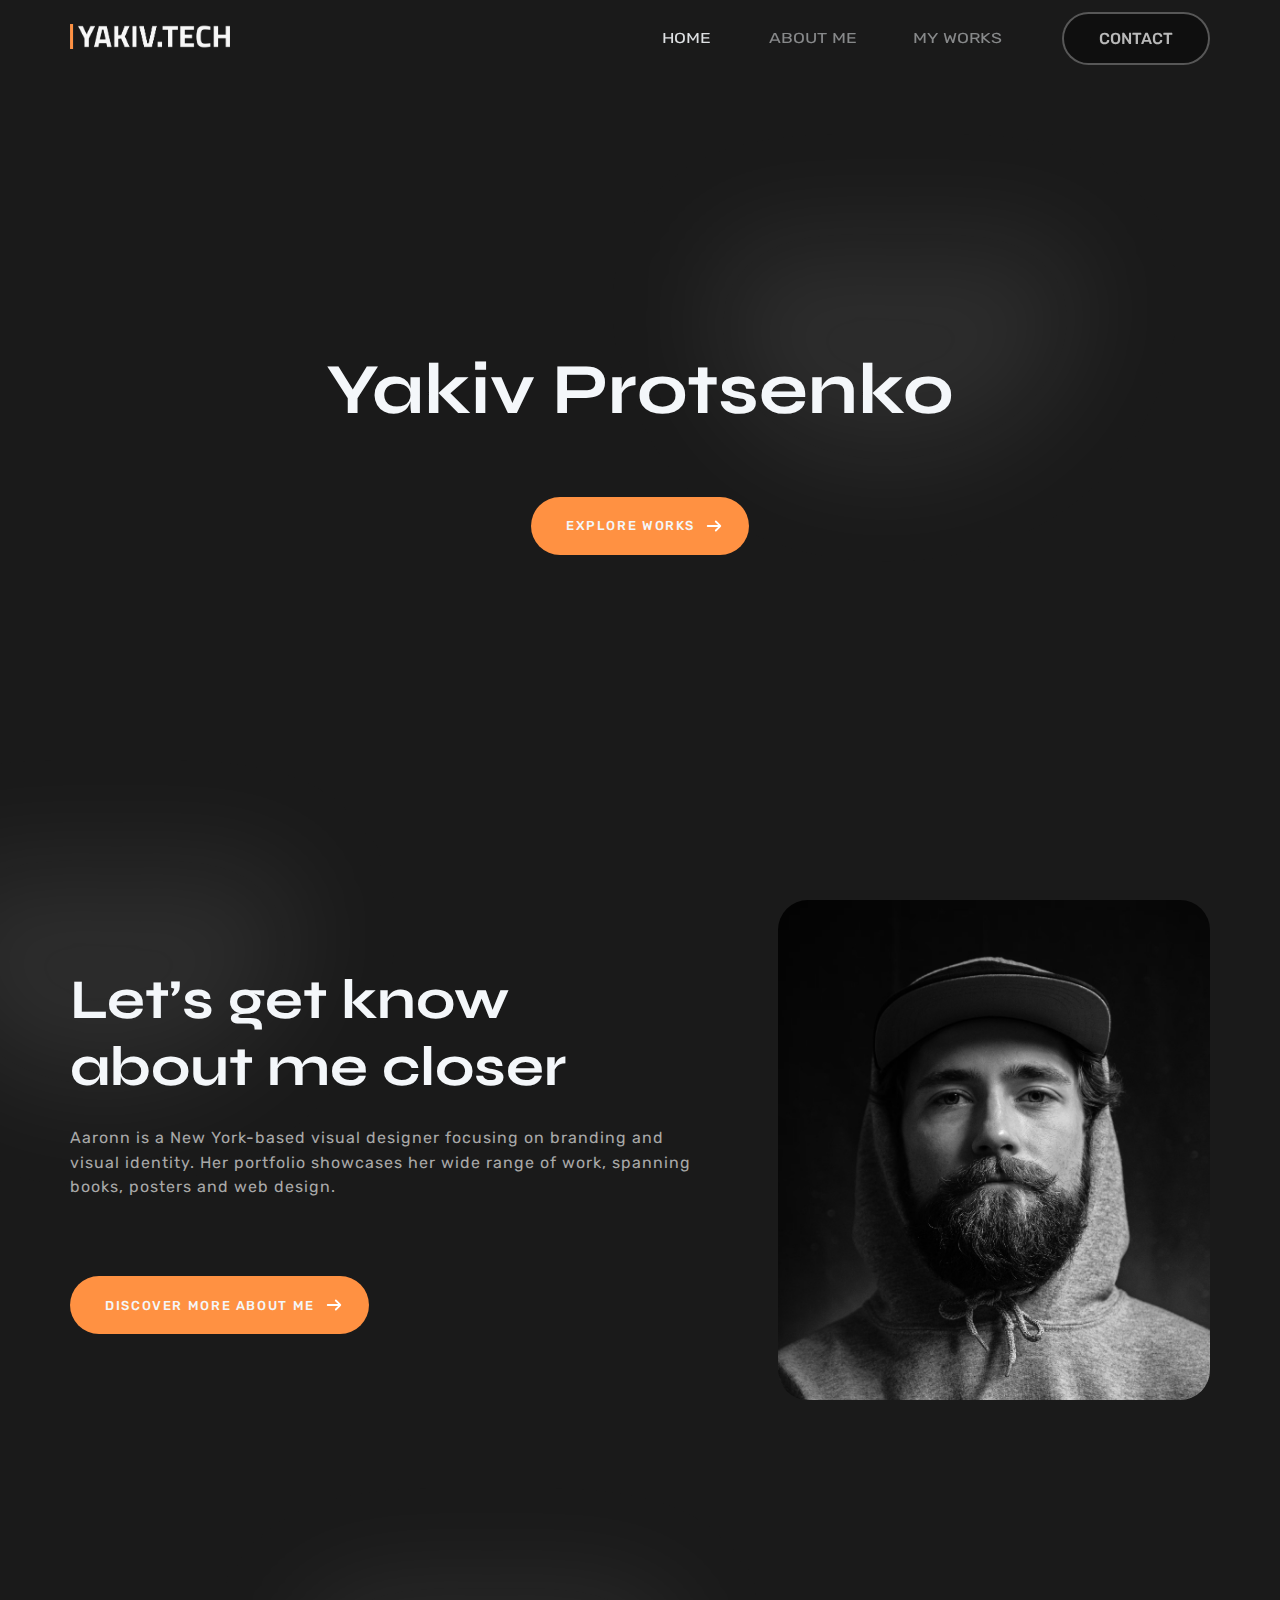
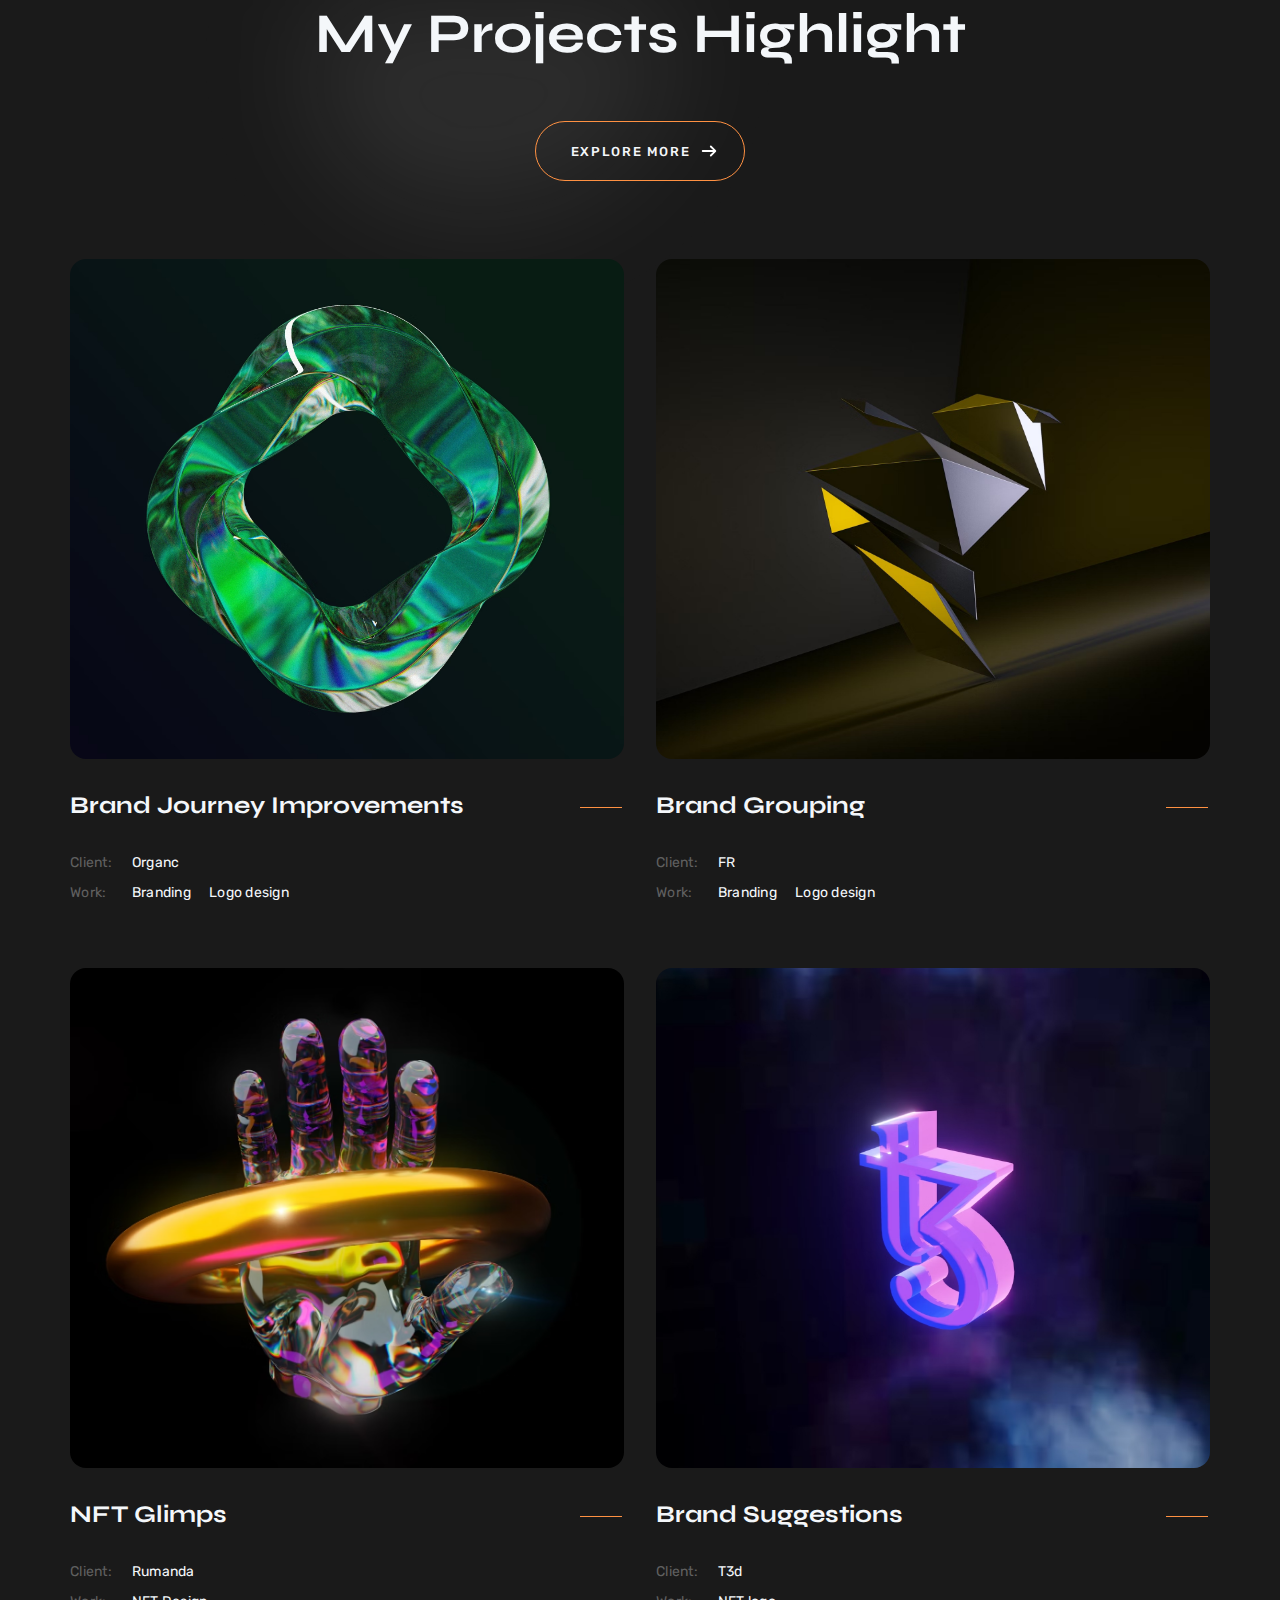
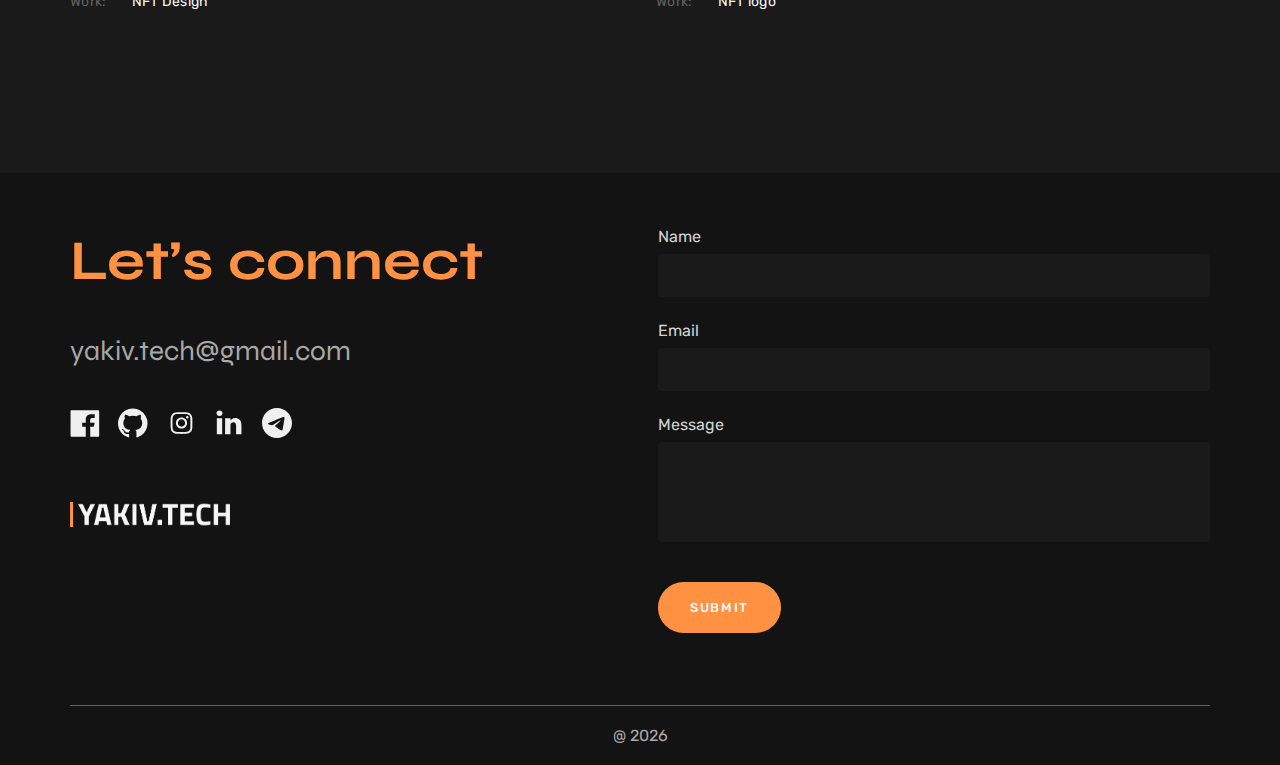
<file: index.html>
<!DOCTYPE html>
<html lang="en">

<head>
  <meta charset="UTF-8">
  <meta name="viewport" content="width=device-width, initial-scale=1.0">
  <title>Home - Yakiv Protsenko</title>
  <link rel="stylesheet" href="./base.css">
  <link rel="stylesheet" href="./index.css">
</head>

<body>
  <header class="header">
    <div class="container">
      <a href="./index.html"><img class="logo" src="./img/icons/logo.png" alt="My logo"></a>
      <nav>
        <ul>
          <li class="active"><a href="./index.html">Home</a></li>
          <li><a href="./aboutme.html">About me</a></li>
          <li><a href="./works.html">My works</a></li>
        </ul>
        <a class="btn-contacts" href="#contacts-block">CONTACT</a>
      </nav>
      <div class="burger">
        <span></span>
      </div>
    </div>
  </header>
  <main>
    <section class="welcome">
      <div class="container">
        <h1>Yakiv Protsenko</h1>
        <a href="./works.html" class="btn btn-info">
          <span>Explore works</span>
          <img src="./img/icons/arrow.svg" alt="Arrow right">
        </a>
      </div>
    </section>
    <section class="introduction">
      <div class="container">
        <div class="text text-left">
          <h2>Let’s get know about me closer</h2>
          <p>Aaronn is a New York-based visual designer focusing on branding and visual identity. Her portfolio
            showcases
            her wide range of work, spanning books, posters and web design.</p>
          <a class="btn btn-info" href="./aboutme.html">Discover More About Me<img src="./img/icons/arrow.svg"
              alt="Arrow right"></a>
        </div>
        <div class="container-img">
          <img class="cover-img" src="./img/profile-1.jpg" alt="My photo">
        </div>
      </div>
    </section>
    <section class="projects">
      <div class="container">
        <h2>My Projects Highlight</h2>
        <a href="./works.html" class="btn btn-more">Explore More<img src="./img/icons/arrow.svg" alt="Arrow right"></a>
        <div class="items">
          <arcticle class="item">
            <a href="./works.html">
              <img src="./img/project-1.jpg" alt="Project cover">
              <h4>Brand Journey Improvements</h4>
            </a>
            <div class="desc">
              <div class="property">
                <div class="grid-header">Client:</div>
                <div class="cell">
                  <span>Organc</span>
                </div>
                <div class="grid-header">Work:</div>
                <div class="cell">
                  <span>Branding</span>
                  <span>Logo design</span>
                </div>
              </div>
            </div>
          </arcticle>
          <arcticle class="item">
            <a href="./works.html">
              <img src="./img/project-2.jpg" alt="Project cover">
              <h4>Brand Grouping</h4>
            </a>
            <div class="desc">
              <div class="property">
                <div class="grid-header">Client:</div>
                <div class="cell">
                  <span>FR</span>
                </div>
                <div class="grid-header">Work:</div>
                <div class="cell">
                  <span>Branding</span>
                  <span>Logo design</span>
                </div>
              </div>
            </div>
          </arcticle>
          <arcticle class="item">
            <a href="./works.html">
              <img src="./img/project-3.jpg" alt="Project cover">
              <h4>NFT Glimps</h4>
            </a>
            <div class="desc">
              <div class="property">
                <div class="grid-header">Client:</div>
                <div class="cell">
                  <span>Rumanda</span>
                </div>
                <div class="grid-header">Work:</div>
                <div class="cell">
                  <span>NFT Design</span>
                </div>
              </div>
            </div>
          </arcticle>
          <arcticle class="item">
            <a href="./works.html">
              <img src="./img/project-4.jpg" alt="Project cover">
              <h4>Brand Suggestions</h4>
            </a>
            <div class="desc">
              <div class="property">
                <div class="grid-header">Client:</div>
                <div class="cell">
                  <span>T3d</span>
                </div>
                <div class="grid-header">Work:</div>
                <div class="cell">
                  <span>NFT logo</span>
                </div>
              </div>
            </div>
          </arcticle>
        </div>
      </div>
    </section>
    <!--<section class="testimonial">
      <div class="container">
        <h2>Testimonial</h2>
        <p>“Aaronn was fantastic to work with from start to finish. We were looking for a simple, stand-out logo and he
          delivered. I tried designing the logo myself thinking I wouldn’t need to pay the money for a professional
          graphic designer but I was very wrong. Working with Aaronn was worth every penny and was surprisingly
          affordable! I remember him saying simplicity is key to a successful logo and boy he was right. I can’t thank
          Aaronn enough for his effort and professionalism. I would recommend him to anyone looking for a design!”</p>
        <h4>-Martin lee</h4>
      </div>
    </section>-->
  </main>
  <footer class="footer" id="contacts-block">
    <div class="container">
      <div class="contacts">
        <h2>Let’s connect</h2>
        <a href="mailto:yakiv.tech@gmail.com">
          <p class="email">yakiv.tech@gmail.com
        </a></p>
        <ul class="socials">
          <li><a class="icon facebook" href="https://facebook.com"></a></li>
          <li><a class="icon github" href="https://github.com"></a></li>
          <li><a class="icon instagram" href="https://instagram.com"></a></li>
          <li><a class="icon linkedin" href="https://linkedin.com"></a></li>
          <li><a class="icon telegram" href="https://telegram.com"></a></li>
        </ul>
        <img class="logo" src="./img/icons/logo.png" alt="My logo">
      </div>
      <div class="contact-form">
        <form action="https://api.web3forms.com/submit" id="contact-form" method="POST">
          <input type="hidden" name="access_key" value="4fd38678-c326-4b6e-98db-bea108e909bd">
          <label for="name">Name</label>
          <input type="text" name="name" id="name" required>
          <label for="email">Email</label>
          <input type="email" name="email" id="email" required>
          <label for="message">Message</label>
          <textarea name="message" id="message" rows="4" required></textarea>
          <!-- Custom Confirmation / Success Page -->
          <!-- <input type="hidden" name="redirect" value="https://mywebsite.com/thanks.html"> -->
          <button class="btn btn-submit" type="submit" id="btn-form">Submit</button>
        </form>
        <div id="result-form"></div>
      </div>
      <div class="copyright">
        <p>@ <span id="copyright-year"></span></p>
      </div>
    </div>
  </footer>
  <script src="./scripts.js"></script>
</body>

</html>
</file>
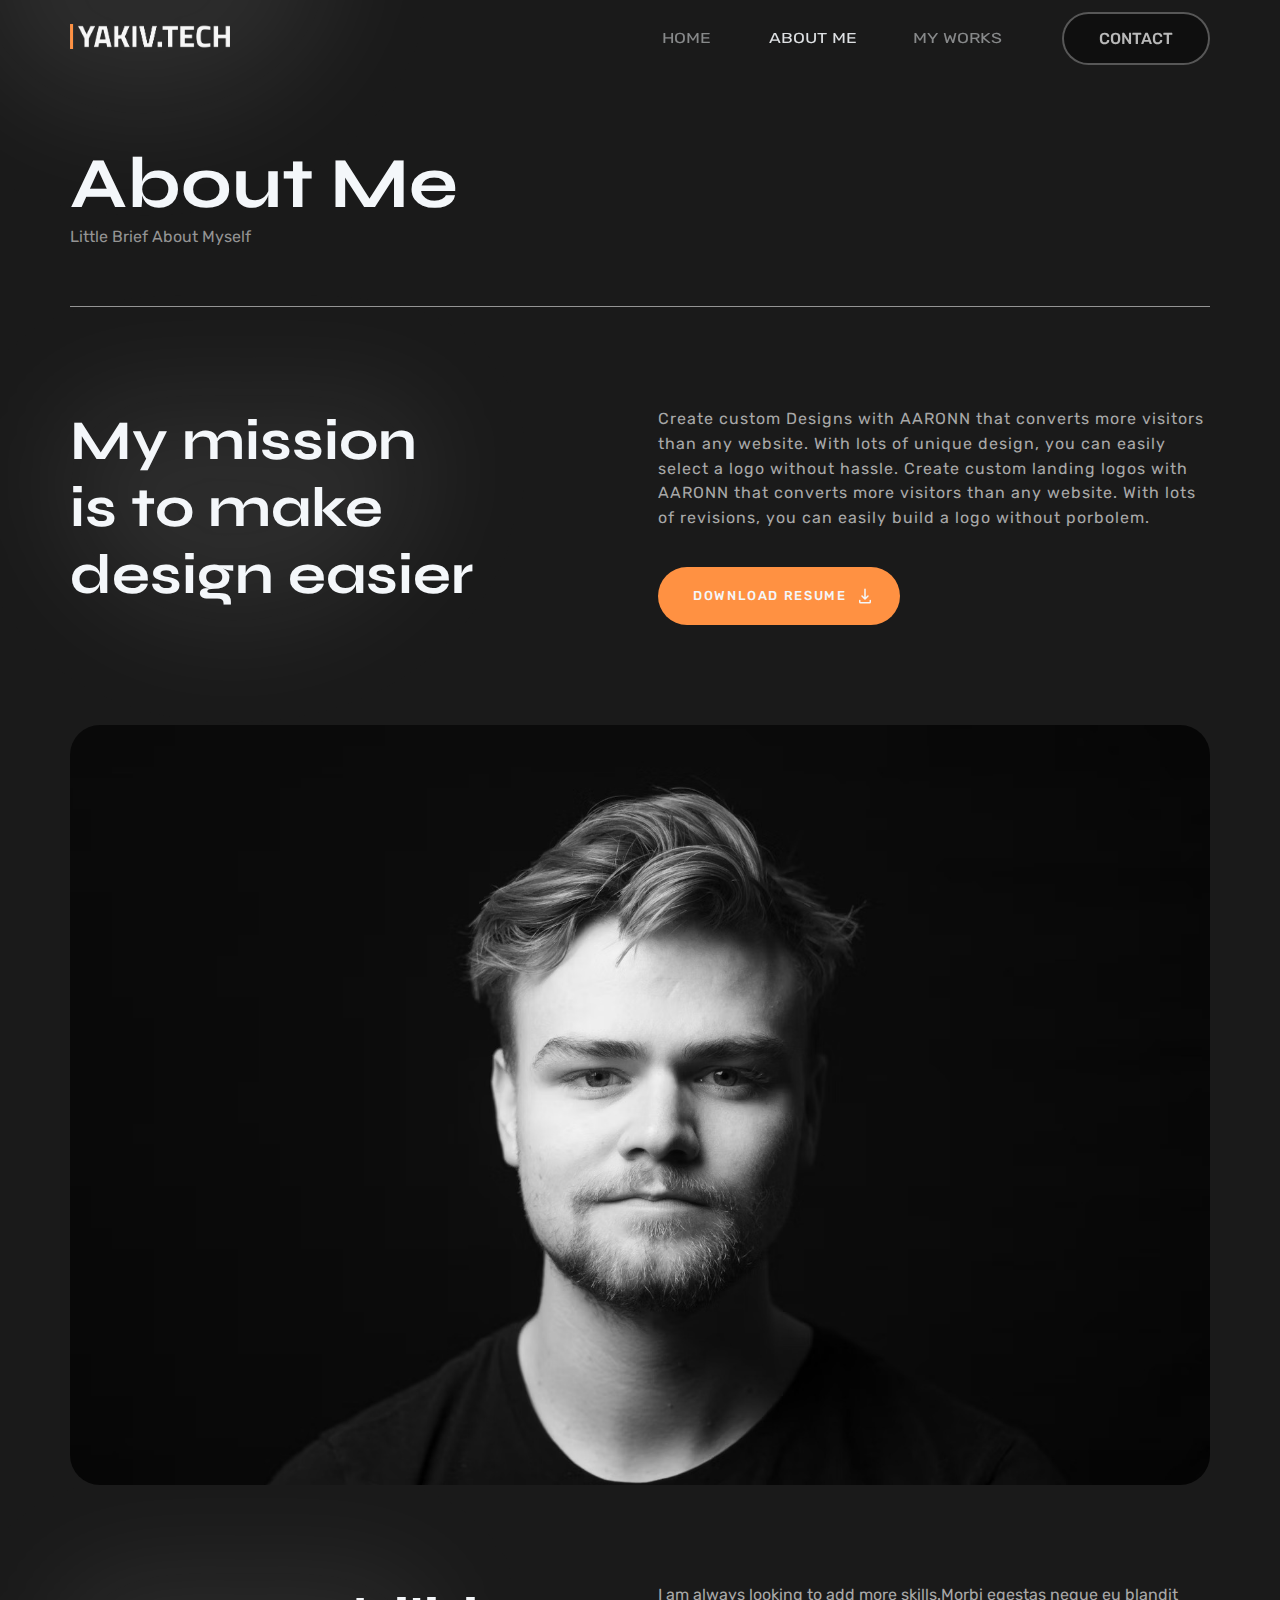
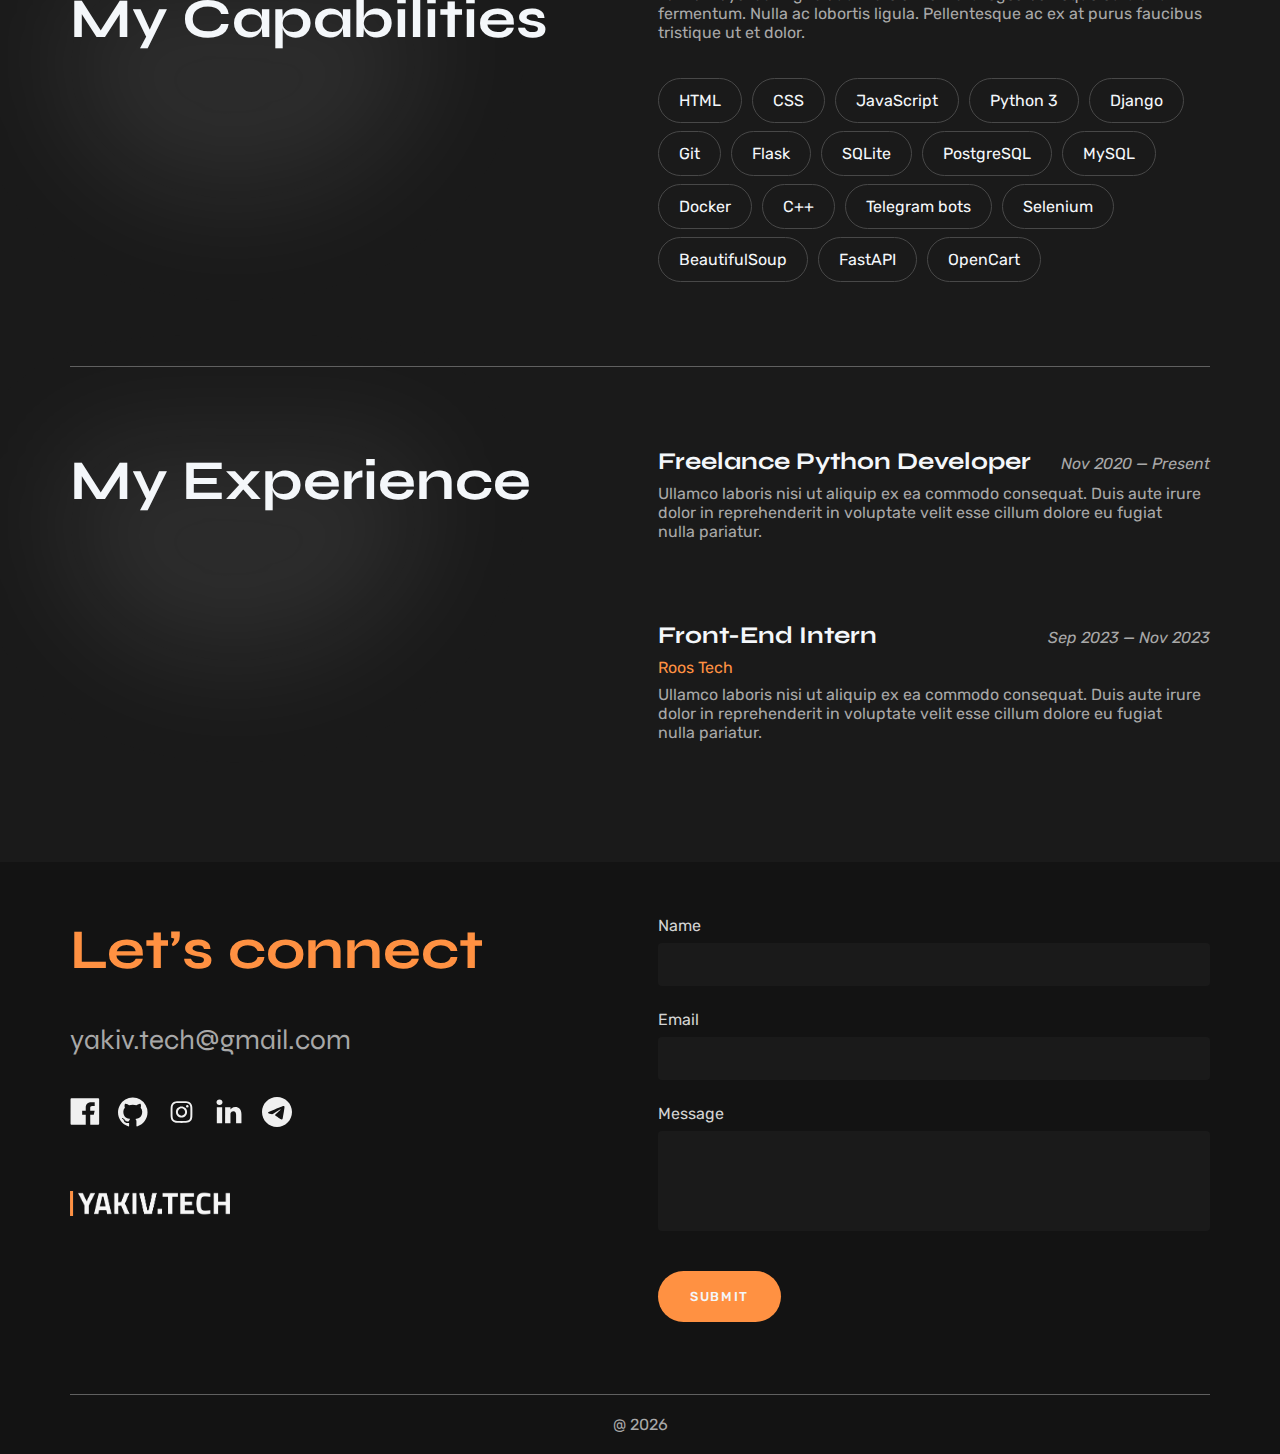
<file: aboutme.html>
<!DOCTYPE html>
<html lang="en">

<head>
  <meta charset="UTF-8">
  <meta name="viewport" content="width=device-width, initial-scale=1.0">
  <title>About Me - Yakiv Protsenko</title>
  <link rel="stylesheet" href="./base.css">
  <link rel="stylesheet" href="./aboutme.css">
</head>

<body>
  <header class="header">
    <div class="container">
      <a href="./index.html"><img class="logo" src="./img/icons/logo.png" alt="My logo"></a>
      <nav>
        <ul>
          <li><a href="./index.html">Home</a></li>
          <li class="active"><a href="./aboutme.html">About me</a></li>
          <li><a href="./works.html">My works</a></li>
        </ul>
        <a class="btn-contacts" href="#contacts-block">CONTACT</a>
      </nav>
      <div class="burger">
        <span></span>
      </div>
    </div>
  </header>
  <main>
    <section class="title-section">
      <div class="container">
        <h1>About Me</h1>
        <p class="subtitle">Little Brief About Myself</p>
      </div>
    </section>
    <section class="short-desc">
      <div class="container">
        <div class="subdesc">
          <h2>My mission is to make design easier</h2>
          <div class="text text-right">
            <p>
              Create custom Designs with AARONN that converts more visitors than any website. With lots of unique design,
              you can easily select a logo without hassle. Create custom landing logos with AARONN that converts more
              visitors than any website. With lots of revisions, you can easily build a logo without porbolem.
            </p>
            <a class="btn btn-download" href="./files/resume.pdf" download>DOWNLOAD RESUME<img src="./img/icons/download.svg" alt=""></a>
          </div>
        </div>
        <img class="profile-img" src="./img/profile-2.jpg" alt="Profile photo">
      </div>
    </section>
    <section class="capabilities">
      <div class="container">
        <h2>My Capabilities</h2>
        <div class="text text-right">
          <p>I am always looking to add more skills.Morbi egestas neque eu blandit fermentum. Nulla ac lobortis ligula.
            Pellentesque ac ex at purus faucibus tristique ut et dolor.</p>
          <ul class="items">
            <li>HTML</li>
            <li>CSS</li>
            <li>JavaScript</li>
            <li>Python 3</li>
            <li>Django</li>
            <li>Git</li>
            <li>Flask</li>
            <li>SQLite</li>
            <li>PostgreSQL</li>
            <li>MySQL</li>
            <li>Docker</li>
            <li>C++</li>
            <li>Telegram bots</li>
            <li>Selenium</li>
            <li>BeautifulSoup</li>
            <li>FastAPI</li>
            <li>OpenCart</li>
          </ul>
        </div>
      </div>
    </section>
    <section class="experience">
      <div class="container">
        <h2>My Experience</h2>
        <div class="jobs">
          <div class="job">
            <div class="title-sect">
              <h4>Freelance Python Developer</h4>
              <span>Nov 2020 — Present</span>
            </div>
            <div class="desc-exp">
              <p>Ullamco laboris nisi ut aliquip ex ea commodo consequat. Duis aute irure dolor in reprehenderit in
                voluptate velit esse cillum dolore eu fugiat nulla pariatur.</p>
            </div>
          </div>
          <div class="job">
            <div class="title-sect">
              <h4>Front-End Intern</h4>
              <span>Sep 2023 — Nov 2023</span>
            </div>
            <p class="employer">Roos Tech</p>
            <div class="desc-exp">
              <p>Ullamco laboris nisi ut aliquip ex ea commodo consequat. Duis aute irure dolor in reprehenderit in
                voluptate velit esse cillum dolore eu fugiat nulla pariatur.</p>
            </div>
          </div>
        </div>
      </div>
    </section>
  </main>
  <footer class="footer" id="contacts-block">
    <div class="container">
      <div class="contacts">
        <h2>Let’s connect</h2>
        <a href="mailto:yakiv.tech@gmail.com">
          <p class="email">yakiv.tech@gmail.com
        </a></p>
        <ul class="socials">
          <li><a class="icon facebook" href="https://facebook.com"></a></li>
          <li><a class="icon github" href="https://github.com"></a></li>
          <li><a class="icon instagram" href="https://instagram.com"></a></li>
          <li><a class="icon linkedin" href="https://linkedin.com"></a></li>
          <li><a class="icon telegram" href="https://telegram.com"></a></li>
        </ul>
        <img class="logo" src="./img/icons/logo.png" alt="My logo">
      </div>
      <div class="contact-form">
        <form action="https://api.web3forms.com/submit" id="contact-form" method="POST">
          <input type="hidden" name="access_key" value="4fd38678-c326-4b6e-98db-bea108e909bd">
          <label for="name">Name</label>
          <input type="text" name="name" id="name" required>
          <label for="email">Email</label>
          <input type="email" name="email" id="email" required>
          <label for="message">Message</label>
          <textarea name="message" id="message" rows="4" required></textarea>
          <!-- Custom Confirmation / Success Page -->
          <!-- <input type="hidden" name="redirect" value="https://mywebsite.com/thanks.html"> -->
          <button class="btn btn-submit" type="submit" id="btn-form">Submit</button>
        </form>
        <div id="result-form"></div>
      </div>
      <div class="copyright">
        <p>@ <span id="copyright-year"></span></p>
      </div>
    </div>
  </footer>
  <script src="./scripts.js"></script>
</body>

</html>
</file>
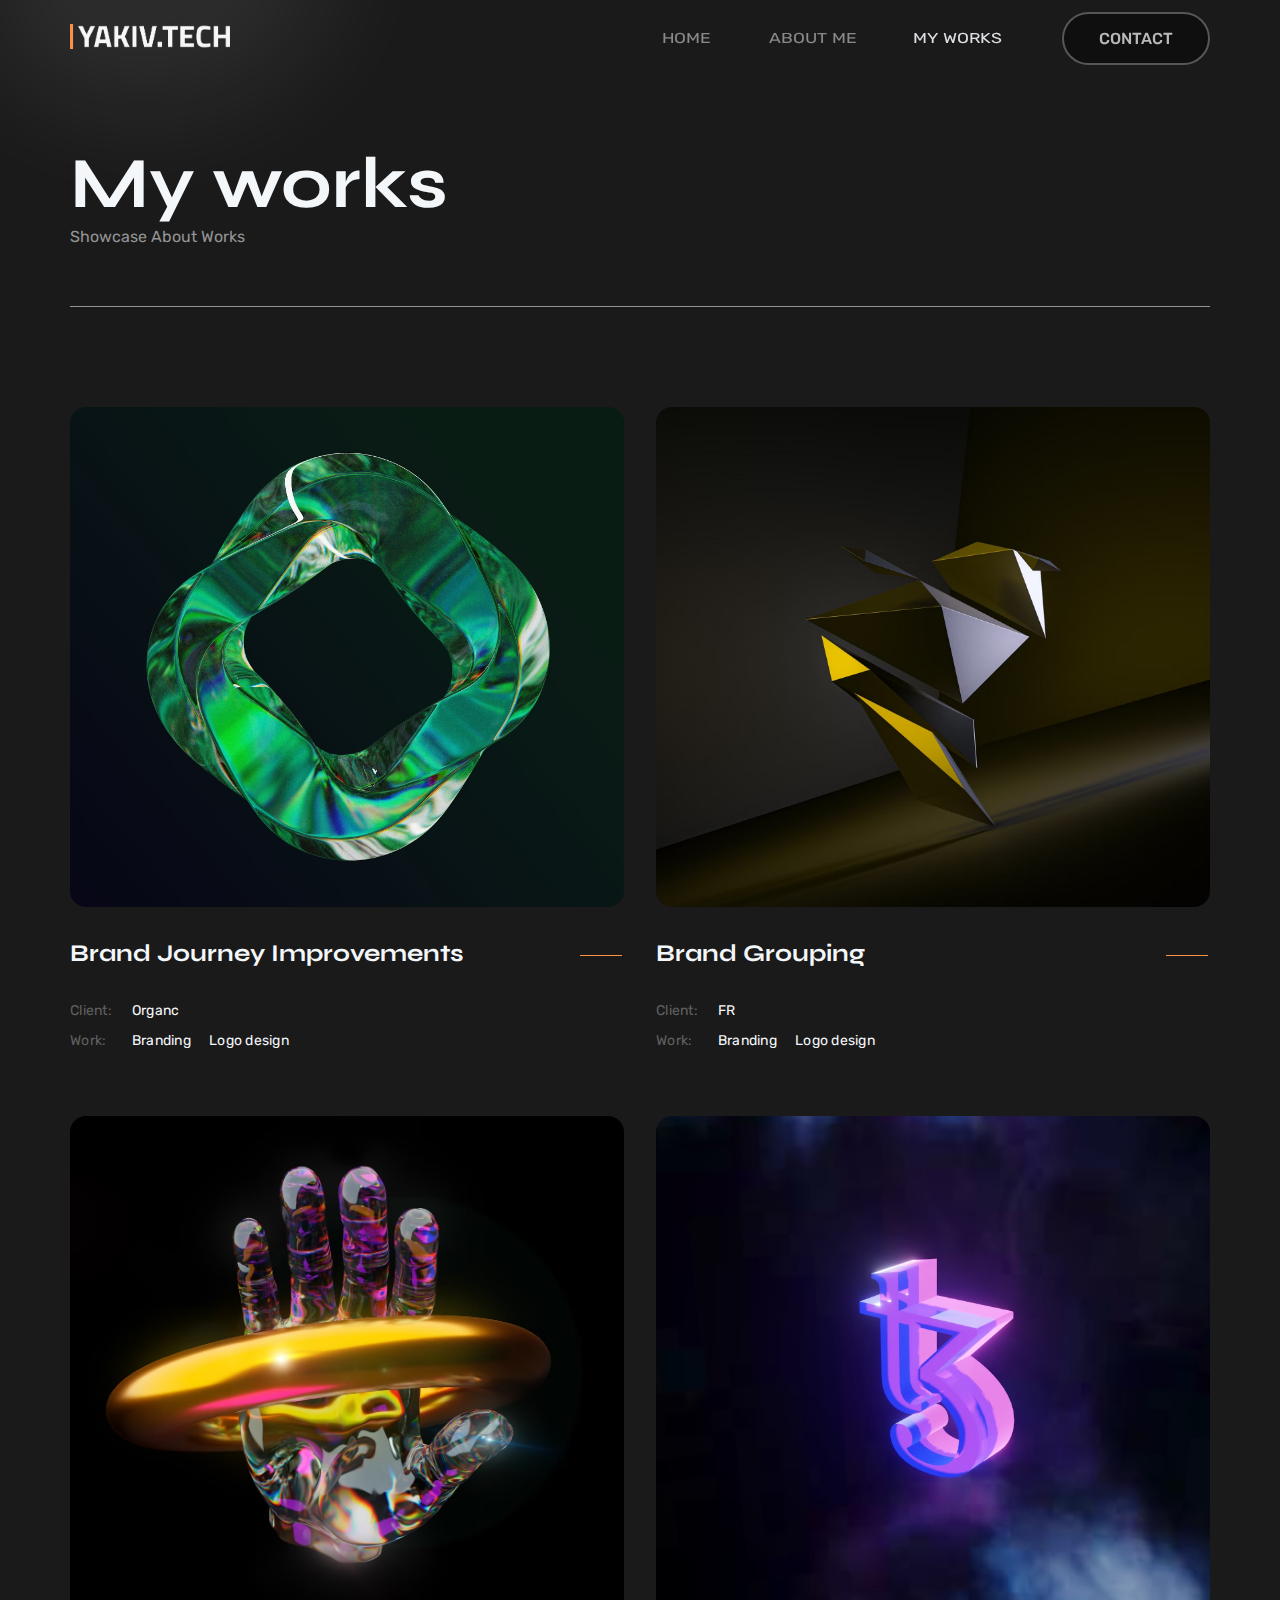
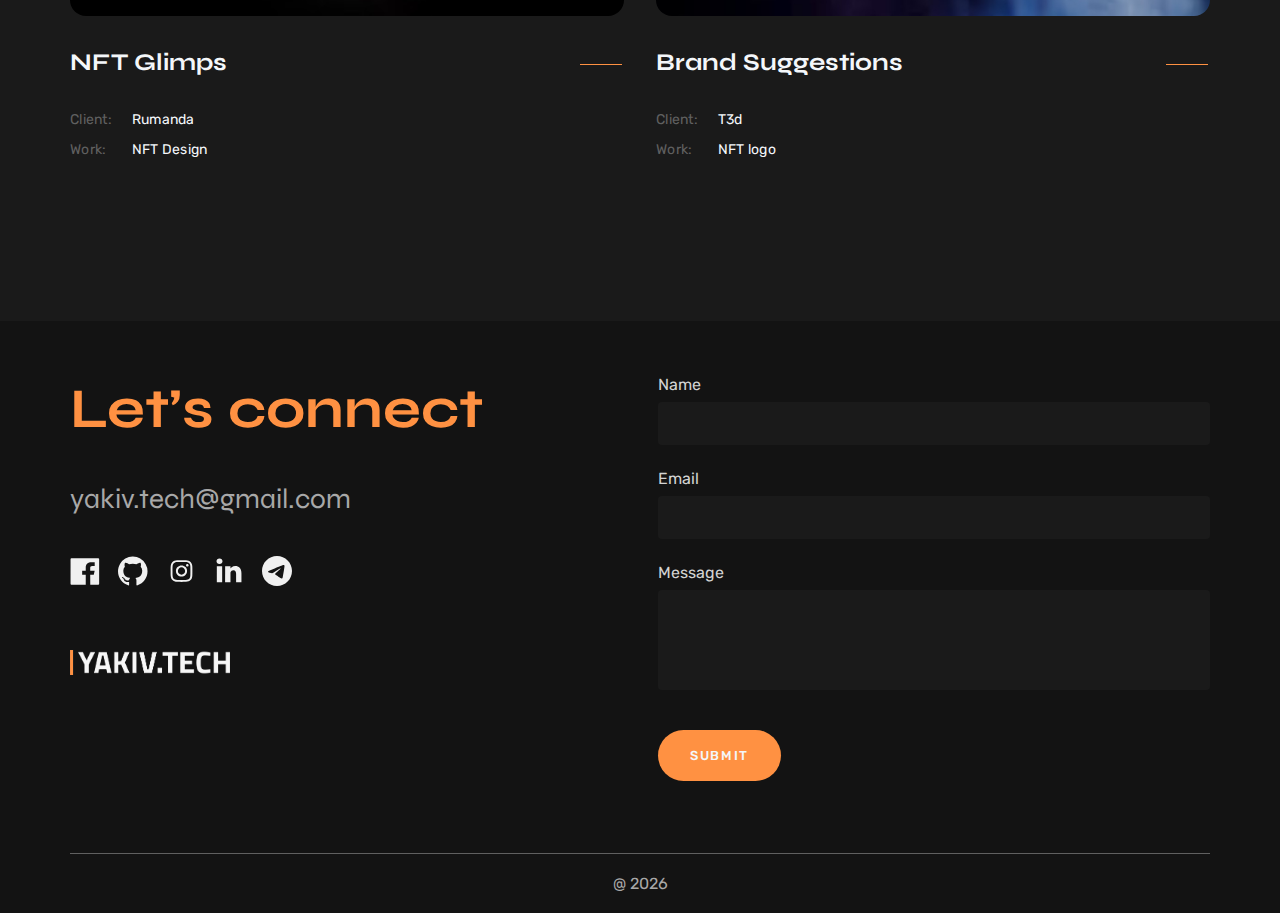
<file: works.html>
<!DOCTYPE html>
<html lang="en">

<head>
  <meta charset="UTF-8">
  <meta name="viewport" content="width=device-width, initial-scale=1.0">
  <title>My works - Yakiv Protsenko</title>
  <link rel="stylesheet" href="./base.css">
  <link rel="stylesheet" href="./works.css">
</head>

<body>
  <header class="header">
    <div class="container">
      <a href="./index.html"><img class="logo" src="./img/icons/logo.png" alt="My logo"></a>
      <nav>
        <ul>
          <li><a href="./index.html">Home</a></li>
          <li><a href="./aboutme.html">About me</a></li>
          <li class="active"><a href="./works.html">My works</a></li>
        </ul>
        <a class="btn-contacts" href="#contacts-block">CONTACT</a>
      </nav>
      <div class="burger">
        <span></span>
      </div>
    </div>
  </header>
  <main>
    <section class="title-section">
      <div class="container">
        <h1>My works</h1>
        <p class="subtitle">Showcase About Works</p>
      </div>
    </section>
    <section class="projects">
      <div class="container">
        <div class="items">
          <arcticle class="item">
            <a href="./works.html">
              <img src="./img/project-1.jpg" alt="Project cover">
              <h4>Brand Journey Improvements</h4>
            </a>
            <div class="desc">
              <div class="property">
                <div class="grid-header">Client:</div>
                <div class="cell">
                  <span>Organc</span>
                </div>
                <div class="grid-header">Work:</div>
                <div class="cell">
                  <span>Branding</span>
                  <span>Logo design</span>
                </div>
              </div>
            </div>
          </arcticle>
          <arcticle class="item">
            <a href="./works.html">
              <img src="./img/project-2.jpg" alt="Project cover">
              <h4>Brand Grouping</h4>
            </a>
            <div class="desc">
              <div class="property">
                <div class="grid-header">Client:</div>
                <div class="cell">
                  <span>FR</span>
                </div>
                <div class="grid-header">Work:</div>
                <div class="cell">
                  <span>Branding</span>
                  <span>Logo design</span>
                </div>
              </div>
            </div>
          </arcticle>
          <arcticle class="item">
            <a href="./works.html">
              <img src="./img/project-3.jpg" alt="Project cover">
              <h4>NFT Glimps</h4>
            </a>
            <div class="desc">
              <div class="property">
                <div class="grid-header">Client:</div>
                <div class="cell">
                  <span>Rumanda</span>
                </div>
                <div class="grid-header">Work:</div>
                <div class="cell">
                  <span>NFT Design</span>
                </div>
              </div>
            </div>
          </arcticle>
          <arcticle class="item">
            <a href="./works.html">
              <img src="./img/project-4.jpg" alt="Project cover">
              <h4>Brand Suggestions</h4>
            </a>
            <div class="desc">
              <div class="property">
                <div class="grid-header">Client:</div>
                <div class="cell">
                  <span>T3d</span>
                </div>
                <div class="grid-header">Work:</div>
                <div class="cell">
                  <span>NFT logo</span>
                </div>
              </div>
            </div>
          </arcticle>
        </div>
      </div>
    </section>
  </main>
  <footer class="footer" id="contacts-block">
    <div class="container">
      <div class="contacts">
        <h2>Let’s connect</h2>
        <a href="mailto:yakiv.tech@gmail.com">
          <p class="email">yakiv.tech@gmail.com
        </a></p>
        <ul class="socials">
          <li><a class="icon facebook" href="https://facebook.com"></a></li>
          <li><a class="icon github" href="https://github.com"></a></li>
          <li><a class="icon instagram" href="https://instagram.com"></a></li>
          <li><a class="icon linkedin" href="https://linkedin.com"></a></li>
          <li><a class="icon telegram" href="https://telegram.com"></a></li>
        </ul>
        <img class="logo" src="./img/icons/logo.png" alt="My logo">
      </div>
      <div class="contact-form">
        <form action="https://api.web3forms.com/submit" id="contact-form" method="POST">
          <input type="hidden" name="access_key" value="4fd38678-c326-4b6e-98db-bea108e909bd">
          <label for="name">Name</label>
          <input type="text" name="name" id="name" required>
          <label for="email">Email</label>
          <input type="email" name="email" id="email" required>
          <label for="message">Message</label>
          <textarea name="message" id="message" rows="4" required></textarea>
          <!-- Custom Confirmation / Success Page -->
          <!-- <input type="hidden" name="redirect" value="https://mywebsite.com/thanks.html"> -->
          <button class="btn btn-submit" type="submit" id="btn-form">Submit</button>
        </form>
        <div id="result-form"></div>
      </div>
      <div class="copyright">
        <p>@ <span id="copyright-year"></span></p>
      </div>
    </div>
  </footer>
  <script src="./scripts.js"></script>
</body>

</html>
</file>
<file: base.css>
@import url('https://fonts.googleapis.com/css2?family=Syne:wght@400..800&display=swap');
@import url('https://fonts.googleapis.com/css2?family=Rubik:ital,wght@0,300..900;1,300..900&display=swap');

/* RESET */
html {
  scroll-behavior: smooth;
}

/* 1. Use a more-intuitive box-sizing model */
*,
*::before,
*::after {
  box-sizing: border-box;
}

/* 2. Remove default margin */
* {
  margin: 0;
}

body {
  /* 3. Add accessible line-height 
line-height: 1.5;*/
  /* 4. Improve text rendering */
  -webkit-font-smoothing: antialiased;
}

/* 5. Improve media defaults */
img,
picture,
video,
canvas,
svg {
  display: block;
  max-width: 100%;
}

/* 6. Inherit fonts for form controls */
input,
button,
textarea,
select {
  font: inherit;
}

/* 7. Avoid text overflows */
p,
h1,
h2,
h3,
h4,
h5,
h6 {
  overflow-wrap: break-word;
}

/* 8. Improve line wrapping */
p {
  text-wrap: pretty;
}

h1,
h2,
h3,
h4,
h5,
h6 {
  text-wrap: balance;
}

a {
  text-decoration: none;
  color: inherit;
}

button {
  border: none;
  cursor: pointer;
}

button:disabled,
input[type="submit"]:disabled {
  opacity: 0.7;
  cursor: not-allowed;
}

ul {
  padding-left: 0;
}

li {
  list-style-type: none;
}

/* general */
body {
  font-family: "Rubik", serif;
  background-color: #1A1A1A;
  color: #F4F7FA;
}

body.no-scroll {
  overflow: hidden;
}

p {
  color: #A8A8A8;
}

h1,
h2,
h3,
h4,
h5,
h6 {
  font-family: "Syne", serif;
}

h1 {
  font-size: 4.5rem;
}

h2 {
  font-size: 3.5rem;
}

h4 {
  font-size: 1.5rem;
}

h1::before,
h2::before {
  content: '';
  position: absolute;
  width: 22rem;
  height: 13rem;
  background: radial-gradient(circle, rgba(255, 255, 255, 0.08), rgba(255, 255, 255, 0.1));
  border-radius: 40px 40px 180px 150px;
  z-index: -1;
  filter: blur(60px);
}

.container {
  max-width: 1140px;
  margin: 0 auto;
}

@media screen and (max-width: 1200px) {
  .container {
    max-width: 960px;
  }
}

@media screen and (max-width: 992px) {
  .container {
    max-width: 720px;
  }
}

@media screen and (max-width: 768px) {
  .container {
    max-width: 540px;
  }

  h2::before {
    width: 17rem;
  }
}

@media screen and (max-width: 576px) {
  .container {
    max-width: 95%;
  }

  h1 {
    font-size: 3.5rem;
  }

  h2 {
    font-size: 2.6rem;
  }
}

.btn {
  display: inline-flex;
  gap: 10px;
  align-items: center;
  background: #FF9142;
  color: #F4F7FA;
  text-align: center;
  font-size: 13px;
  font-weight: 500;
  line-height: normal;
  letter-spacing: 1.625px;
  text-transform: uppercase;
  padding: 20px 26px 20px 35px;
  transition: all 0.2s ease-in-out;
  border-radius: 32px;
}

.btn img {
  display: inline;
  width: 18px;
}

@media screen and (hover: hover) {

  .btn:hover,
  button:hover {
    transform: translateY(-4px)
  }
}

/* header */
.header {
  position: fixed;
  top: 0;
  z-index: 1000;
  padding: 12px 0;
  width: 100%;
  transition: background 0.3s ease-in-out, backdrop-filter 0.1s ease-in-out;
}

.header.scrolled {
  background: linear-gradient(rgba(0, 0, 0, 0.2), rgb(255, 255, 255, 0.01));
  backdrop-filter: blur(7px);
  -webkit-backdrop-filter: blur(7px);
}

.header .container {
  display: flex;
  flex-direction: row;
  justify-content: space-between;
  align-items: center;
}

.header .logo {
  display: inline-block;
  width: 10rem;
}

.header nav {
  display: inline-flex;
  justify-content: space-around;
  align-items: center;
  gap: 4em;
}

.header nav ul {
  display: flex;
  justify-content: space-between;
  gap: 4em;
}

.header nav li {
  font-size: 16px;
  text-transform: uppercase;
  opacity: 0.5;
  transform: scale(1.1, 0.9);
}

.header nav li.active {
  opacity: 0.9;
  pointer-events: none;
  cursor: default;
}

.header nav li:hover {
  opacity: 0.9;
}

.header .btn-contacts {
  border-radius: 30px;
  font-weight: 500;
  font-size: 16px;
  text-transform: uppercase;
  color: #b8b8b8;
  background: rgba(3, 3, 4, 0.5);
  border: 2px solid rgba(255, 255, 255, 0.3);
  padding: 15px 35px;
}

.header .btn-contacts:hover {
  color: #ffffff;
  background: rgb(39 39 45 / 50%);
}

.header .btn span {
  transform: scale(1.1, 0.9);
}

.header .burger {
  display: none;
}

@media screen and (max-width: 768px) {
  .header .container {
    max-width: 95%;
  }

  .header nav {
    display: none;
  }

  .header nav.open {
    display: flex;
    justify-content: start;
    align-items: center;
    flex-direction: column;
    position: fixed;
    height: 100vh;
    width: 100%;
    top: 0;
    bottom: 0;
    left: 0;
    right: 0;
    z-index: 50;
    overflow-y: auto;
    padding: 50px 40px;
    background-color: #1a1a1a;
    animation: burgerAnimation 0.3s;
  }

  .header nav ul {
    flex-direction: column;
    text-align: center;
  }

  @keyframes burgerAnimation {
    from {
      opacity: 0
    }

    to {
      opacity: 1
    }
  }

  .header .burger {
    display: flex;
    position: relative;
    z-index: 50;
    align-items: center;
    justify-content: flex-end;
    width: 26px;
    height: 18px;
    cursor: pointer;
    margin-right: 10px;
  }

  .header .burger span {
    height: 2px;
    width: 100%;
    transform: scale(1);
    background-color: #F4F7FA;
  }

  .header .burger::before,
  .header .burger::after {
    content: "";
    position: absolute;
    width: 100%;
    height: 2px;
    background-color: #F4F7FA;
    transition: all 0.3s ease;
    pointer-events: auto;
  }

  .header .burger::before {
    top: 0;
  }

  .header .burger::after {
    bottom: 0;
  }

  .header .burger.active {
    height: 26px;
  }

  .header .burger.active span {
    transform: scale(0);
  }

  .header .burger.active::before {
    top: 50%;
    transform: rotate(-45deg) translate(0, -100%);
  }

  .header .burger.active::after {
    bottom: 50%;
    transform: rotate(45deg) translate(0, 0);
  }
}

/* title-section */

.title-section {
  padding-top: 140px;
  padding-bottom: 100px;
  overflow-x: hidden;
}

.title-section .container {
  padding-bottom: 60px;
  border-bottom: 1px solid #949494;
}

.title-section .subtitle {
  color: #949494;
}

.title-section h1::before {
  top: -100px;
  left: -20px;
}

@media screen and (max-width: 768px) {
  .title-section {
    padding-top: 80px;
    padding-bottom: 50px;
    text-align: center;
  }

  .title-section .container {
    padding-bottom: 30px;
  }
}

/* footer */
.footer {
  background-color: #131313;
  scroll-behavior: smooth;
}

.footer .container {
  display: flex;
  flex-wrap: wrap;
  justify-content: space-between;
  column-gap: 36px;
  padding-top: 54px;
  padding-bottom: 20px;
}

.footer .contacts {
  flex: 1;
}

.footer .contacts h2 {
  color: #FF9142;
  margin-bottom: 40px;
}

.footer .contacts h2::before {
  content: none;
}

.footer .contacts .email {
  display: inline-block;
  font-family: 'Syne', sans-serif;
  font-size: 28px;
  margin-bottom: 40px;
}

@media screen and (max-width: 576px) {
  .footer .contacts .email {
    font-size: 22px;
  }
}

.footer .contacts .socials {
  display: flex;
  column-gap: 18px;
  margin-bottom: 60px;
}

.footer .contacts .socials .facebook {
  -webkit-mask: url("./img/icons/facebook.svg") no-repeat center;
  mask: url("./img/icons/facebook.svg") no-repeat center;
}

.footer .contacts .socials .telegram {
  -webkit-mask: url("./img/icons/telegram.svg") no-repeat center;
  mask: url("./img/icons/telegram.svg") no-repeat center;
}

.footer .contacts .socials .linkedin {
  -webkit-mask: url("./img/icons/linkedin.svg") no-repeat center;
  mask: url("./img/icons/linkedin.svg") no-repeat center;
}

.footer .contacts .socials .github {
  -webkit-mask: url("./img/icons/github.svg") no-repeat center;
  mask: url("./img/icons/github.svg") no-repeat center;
}

.footer .contacts .socials .instagram {
  -webkit-mask: url("./img/icons/instagram.svg") no-repeat center;
  mask: url("./img/icons/instagram.svg") no-repeat center;
}

.footer .contacts .socials .twitter {
  -webkit-mask: url("./img/icons/twitter.svg") no-repeat center;
  mask: url("./img/icons/twitter.svg") no-repeat center;
}

.footer .contacts .socials .icon {
  display: inline-block;
  transition: transform 0.15s ease-in-out;
  width: 30px;
  height: 30px;
  background-color: #F0F0F0;
  mask-size: contain;
  -webkit-mask-size: contain;
}

@media screen and (hover: hover) {
  .footer .contacts .socials .icon:hover {
    transform: translateY(-4px);
    background-color: #FF9142;
  }
}

@media screen and (hover: none) {
  .footer .contacts .socials .icon {
    background-color: #FF9142;
  }
}

.footer .contact-form {
  flex: 1;
}

@media screen and (max-width: 768px) {

  .footer .contact-form,
  .footer .contacts {
    flex: 100%;
  }

  .footer .contacts .socials {
    margin-bottom: 0;
  }
}

.footer .contact-form label,
.footer .contact-form input,
.footer .contact-form button,
.footer .contact-form textarea {
  display: block;
  color: #d3d3d3;
}

.footer .contact-form input,
.footer .contact-form textarea {
  width: 100%;
}

.footer .contact-form label {
  margin-bottom: 8px;
}

.footer .contact-form input {
  margin-bottom: 24px;
  padding: 12px 16px;
  border-radius: 4px;
  background: #1A1A1A;
  border: none;
}

.footer .contact-form textarea {
  margin-bottom: 40px;
  padding: 12px 16px;
  background: #1A1A1A;
  border-radius: 4px;
  border: none;
  resize: none;
}

.footer .contact-form input:focus-visible,
.footer .contact-form textarea:focus-visible {
  outline: 1px solid #3d3d3d;
}

.footer .contact-form button {
  background: #FF9142;
  color: #F4F7FA;
  text-align: center;
  font-size: 13px;
  font-weight: 500;
  line-height: normal;
  letter-spacing: 1.625px;
  text-transform: uppercase;
  padding: 18px 32px 18px 32px;
  text-align: center;
  transition: all 0.2s ease-in-out;
  position: relative;
}

@media screen and (max-width: 576px) {
  .footer .contact-form label {
    text-align: left;
  }

  .footer .contact-form {
    text-align: center;
  }

  .footer .contacts {
    text-align: center;
  }

  .footer .contacts .socials {
    justify-content: center;
  }

  .footer .contact-form button {
    display: inline-block;
  }
}

.footer .copyright {
  width: 100%;
  text-align: center;
  border-top: 1px solid #606060;
  padding-top: 20px;
}

.footer #result-form {
  min-height: 72px;
  opacity: 0;
  transition: opacity 0.5s ease-in-out 0.1s;
  padding: 30px 0 0 4px;
}

.footer #result-form.visible {
  opacity: 1;
}

.footer .logo {
  width: 10rem;
}

@media screen and (max-width: 768px) {
  .footer .logo {
    display: none;
  }
}
</file>
<file: index.css>
/* welcome */
.welcome {
  overflow-x: hidden;
}

.welcome .container {
  height: 100vh;
  display: flex;
  text-align: center;
  flex-direction: column;
  align-items: center;
  justify-content: center;
  gap: 4rem;
}

.welcome h1 {
  position: relative;
}

.welcome h1::before {
  top: -100px;
  right: -120px;
}

@media screen and (max-width: 576px) {
  .welcome h1::before {
    right: -20px;
  }
}


/* introduction */
.introduction h2::before {
  bottom: -180px;
  left: -60px;
}

.introduction {
  padding-bottom: 200px;
}

.introduction .container {
  display: flex;
  flex-direction: row;
  justify-content: space-between;
  align-items: center;
  gap: 60px;
}

.introduction h2 {
  margin-bottom: 26px;
}

.introduction .container-img {
  height: 500px;
  width: 40%;
  overflow: hidden;
  border-radius: 30px;
  position: relative;
}

.introduction .text {
  width: 60%;
}

@media screen and (max-width: 992px) {
  .introduction .container-img {
    height: 400px;
    width: 45%;
  }
}

@media screen and (max-width: 768px) {
  .introduction .container {
    flex-direction: column;
  }

  .introduction .container-img {
    height: 500px;
    width: 100%;
    order: 1;
  }

  .introduction .text {
    width: 100%;
    order: 2;
    text-align: center;
  }
}

.introduction .cover-img {
  position: absolute;
  width: 100%;
  height: auto;
  display: block;
  top: 0;
  left: 0;
}

.introduction p {
  font-size: 16px;
  line-height: 155%;
  letter-spacing: 1px;
  margin-bottom: 76px;
}

/* projects */
.projects {
  margin-bottom: 10rem;
}

.projects .container {
  text-align: center;
}

.projects h2 {
  margin-bottom: 54px;
}

.projects .btn-more {
  background-color: transparent;
  border: 1px solid #FF9142;
  margin-bottom: 78px;
}

.projects .items {
  display: flex;
  justify-content: space-between;
  flex-direction: row;
  flex-wrap: wrap;
  column-gap: 2rem;
  row-gap: 4rem;
}

.projects .item {
  flex: 1 1 calc(50% - 2rem);
  width: calc(50% - 2rem);
}

@media screen and (max-width: 768px) {
  .projects {
    margin-bottom: 5rem;
  }

  .projects .item {
    flex: 100%;
  }
}

.projects .item img {
  height: 500px;
  width: 100%;
  object-fit: cover;
  border-radius: 16px;
  margin-bottom: 32px;
}

.projects .item .desc {
  text-align: left;
}

.projects .item h4 {
  text-align: left;
  margin-bottom: 32px;
  max-width: calc(100% - 44px);
  position: relative;
}

.projects .item h4::after {
  content: "";
  width: 42px;
  height: 1px;
  top: 16px;
  right: -42px;
  border-top: 1px solid #FF9142;
  z-index: 1;
  position: absolute;
}

.projects .property {
  display: grid;
  grid-template-columns: auto auto;
  grid-column-gap: 20px;
  justify-content: left;
  grid-row-gap: 8px;
  font-size: 14px;
  font-weight: 400;
  line-height: 22px;
  letter-spacing: 0.25px;
}

.projects .property .grid-header {
  color: #606060;
}

.projects .property .cell span {
  margin-right: 15px;
}

/* testimonial */
.testimonial {
  margin-bottom: 120px;
}

.testimonial .container p {
  font-size: 18px;
  margin-bottom: 35px;
}

.testimonial .container h2 {
  margin-bottom: 44px;
  position: relative;
}

.testimonial .container h2::after {
  content: "";
  background-image: url("./img/icons/quotes.svg");
  background-size: contain;
  background-repeat: no-repeat;
  position: absolute;
  top: -40px;
  right: 0;
  width: 162px;
  height: 100%;
  z-index: 1;
}

@media screen and (max-width: 768px) {
  .testimonial .container h2::after {
    top: -5px;
    width: 80px;
    height: 100%;
  }
}
</file>
<file: aboutme.css>
/* short-desc */

.short-desc {
    margin-bottom: 100px;
}

.short-desc .subdesc {
    display: flex;
    justify-content: space-between;
    column-gap: 36px;
    margin-bottom: 100px;
}

.short-desc .subdesc .text {
    flex: 1 1;
}

.short-desc .subdesc h2 {
    flex: 1 1;
}

.short-desc .subdesc .text p {
    color: #A8A8A8;
    font-size: 16px;
    line-height: 155%;
    letter-spacing: 1px;
    margin-bottom: 36px;
}

.short-desc .container .profile-img {
    border-radius: 30px;
}

@media screen and (max-width: 768px) {
    .short-desc .container {
        display: flex;
        flex-direction: column;
        gap: 60px;
    }

    .short-desc .subdesc {
        flex-direction: column;
        text-align: center;
        margin-bottom: 0;
    }

    .short-desc .subdesc .text {
        flex: 100%;
    }

    .short-desc .subdesc h2 {
        flex: 100%;
        margin-bottom: 26px;
    }

    .short-desc .text p {
        margin-bottom: 76px;
    }
}

/* capabilities */
.capabilities {
    margin-bottom: 80px;
}

.capabilities .container {
    display: flex;
    justify-content: space-between;
    gap: 36px;
    padding-bottom: 80px;
    border-bottom: 1px solid #606060;
}

.capabilities .container h2 {
    flex: 1 1;
}

.capabilities .container .text {
    flex: 1 1;
}

.capabilities .container .text p {
    margin-bottom: 32px;
}

.capabilities .container .items li {
    display: inline-block;
    border: 1px solid #484848;
    border-radius: 32px;
    padding: 12px 20px;
    margin: 4px 6px 4px 0;
}

@media screen and (max-width: 992px) {
    .capabilities .container {
        flex-direction: column;
        text-align: center;
    }

    .capabilities .container h2 {
        flex: 100%;
        margin-bottom: 26px;
    }

    .capabilities .container .text {
        flex: 100%;
    }
}

/* experience */
.experience {
    margin-bottom: 40px;
}

.experience .container {
    display: flex;
    justify-content: space-between;
    gap: 36px;
}

.experience .container h2 {
    flex: 1 1;
}

.experience .container .jobs {
    flex: 1 1;
}

.experience .container .jobs .job {
    margin-bottom: 80px;
}

.experience .container .jobs .job .title-sect {
    display: flex;
    justify-content: space-between;
    align-items: baseline;
    flex-wrap: wrap;
    gap: 8px;
    margin-bottom: 8px;
}

.experience .container .jobs .job .title-sect span {
    color: #A8A8A8;
    font-style: italic;
}

.experience .container .jobs .job .desc-exp {
    margin-top: 8px;
}

.experience .container .jobs .job .employer {
    color: #FF9142;
}

@media screen and (max-width: 992px) {
    .experience .container {
        flex-direction: column;
        text-align: center;
    }

    .experience .container h2 {
        flex: 100%;
        margin-bottom: 26px;
    }

    .experience .container .jobs .job .title-sect {
        flex-direction: column;
    }

    .experience .container .jobs {
        flex: 100%;
        text-align: left;
    }

    .experience .container .jobs .job {
        margin-bottom: 40px;
    }
}

@media screen and (max-width: 768px) {
    .experience {
        margin-bottom: 26px;
    }

    .experience .container .jobs .job .title-sect {
        margin-bottom: 4px;
    }

    .experience .container .jobs .job .title-sect h4 {
        margin-bottom: 4px;
    }
}
</file>
<file: works.css>
.projects {
  margin-bottom: 10rem;
}

.projects .items {
  display: flex;
  justify-content: space-between;
  flex-direction: row;
  flex-wrap: wrap;
  column-gap: 2rem;
  row-gap: 4rem;
}

.projects .item {
  flex: 1 1 calc(50% - 2rem);
  width: calc(50% - 2rem);
}

@media screen and (max-width: 768px) {
  .projects {
    margin-bottom: 5rem;
  }

  .projects .item {
    flex: 100%;
  }
}

.projects .item img {
  height: 500px;
  width: 100%;
  object-fit: cover;
  border-radius: 16px;
  margin-bottom: 32px;
}

.projects .item .desc {
  text-align: left;
}

.projects .item h4 {
  text-align: left;
  margin-bottom: 32px;
  max-width: calc(100% - 44px);
  position: relative;
}

.projects .item h4::after {
  content: "";
  width: 42px;
  height: 1px;
  top: 16px;
  right: -42px;
  border-top: 1px solid #FF9142;
  z-index: 1;
  position: absolute;
}

.projects .property {
  display: grid;
  grid-template-columns: auto auto;
  grid-column-gap: 20px;
  justify-content: left;
  grid-row-gap: 8px;
  font-size: 14px;
  font-weight: 400;
  line-height: 22px;
  letter-spacing: 0.25px;
}

.projects .property .grid-header {
  color: #606060;
}

.projects .property .cell span {
  margin-right: 15px;
}
</file>
